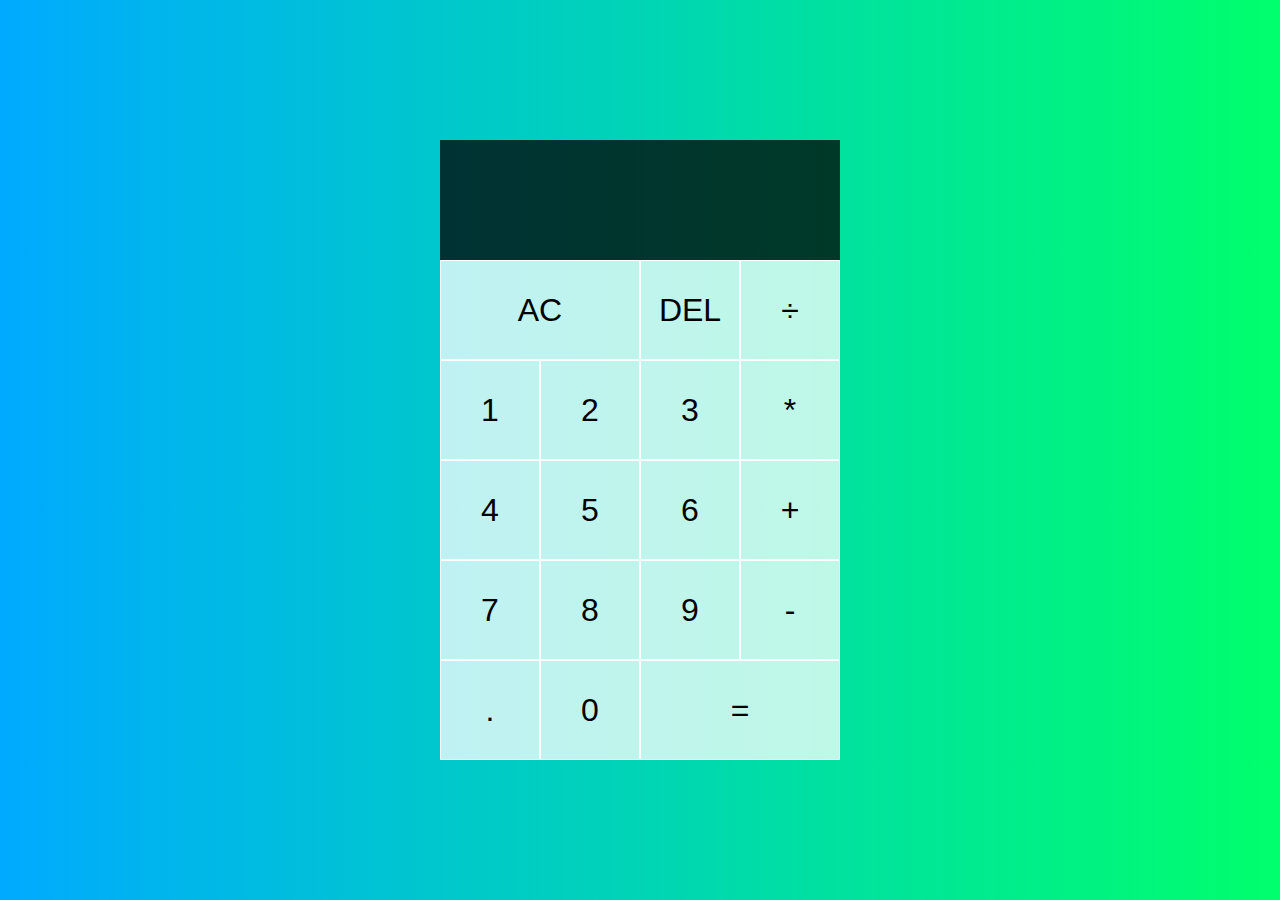
<file: Calculator/index.html>
<!DOCTYPE html>
<html lang="en">
<head>
    <meta charset="UTF-8">
    <meta name="viewport" content="width=device-width, initial-scale=1.0">
   <link rel="stylesheet" href="style.css">
    <title>Calculator</title>
</head>
<body>
    <div class="calculator-grid">
        <div class="output">
            <div data-previous-operand class="previous-operand">
                
            </div>
            <div data-current-operand class="current-operand">
                
            </div>
        </div>
        <button data-all-clear class="span-two">AC</button>
        <button data-delete>DEL</button>
        <button data-operation>÷</button>
        <button data-number>1</button>
        <button data-number>2</button>
        <button data-number>3</button>
        <button data-operation>*</button>
        <button data-number>4</button>
        <button data-number>5</button>
        <button data-number>6</button>
        <button data-operation>+</button>
        <button data-number>7</button>
        <button data-number>8</button>
        <button data-number>9</button>
        <button data-operation>-</button>
        <button data-number>.</button>
        <button data-number>0</button>
        <button data-equals class="span-two">=</button>
    </div>

<script src="script.js"></script>
</body>
</html>
</file>
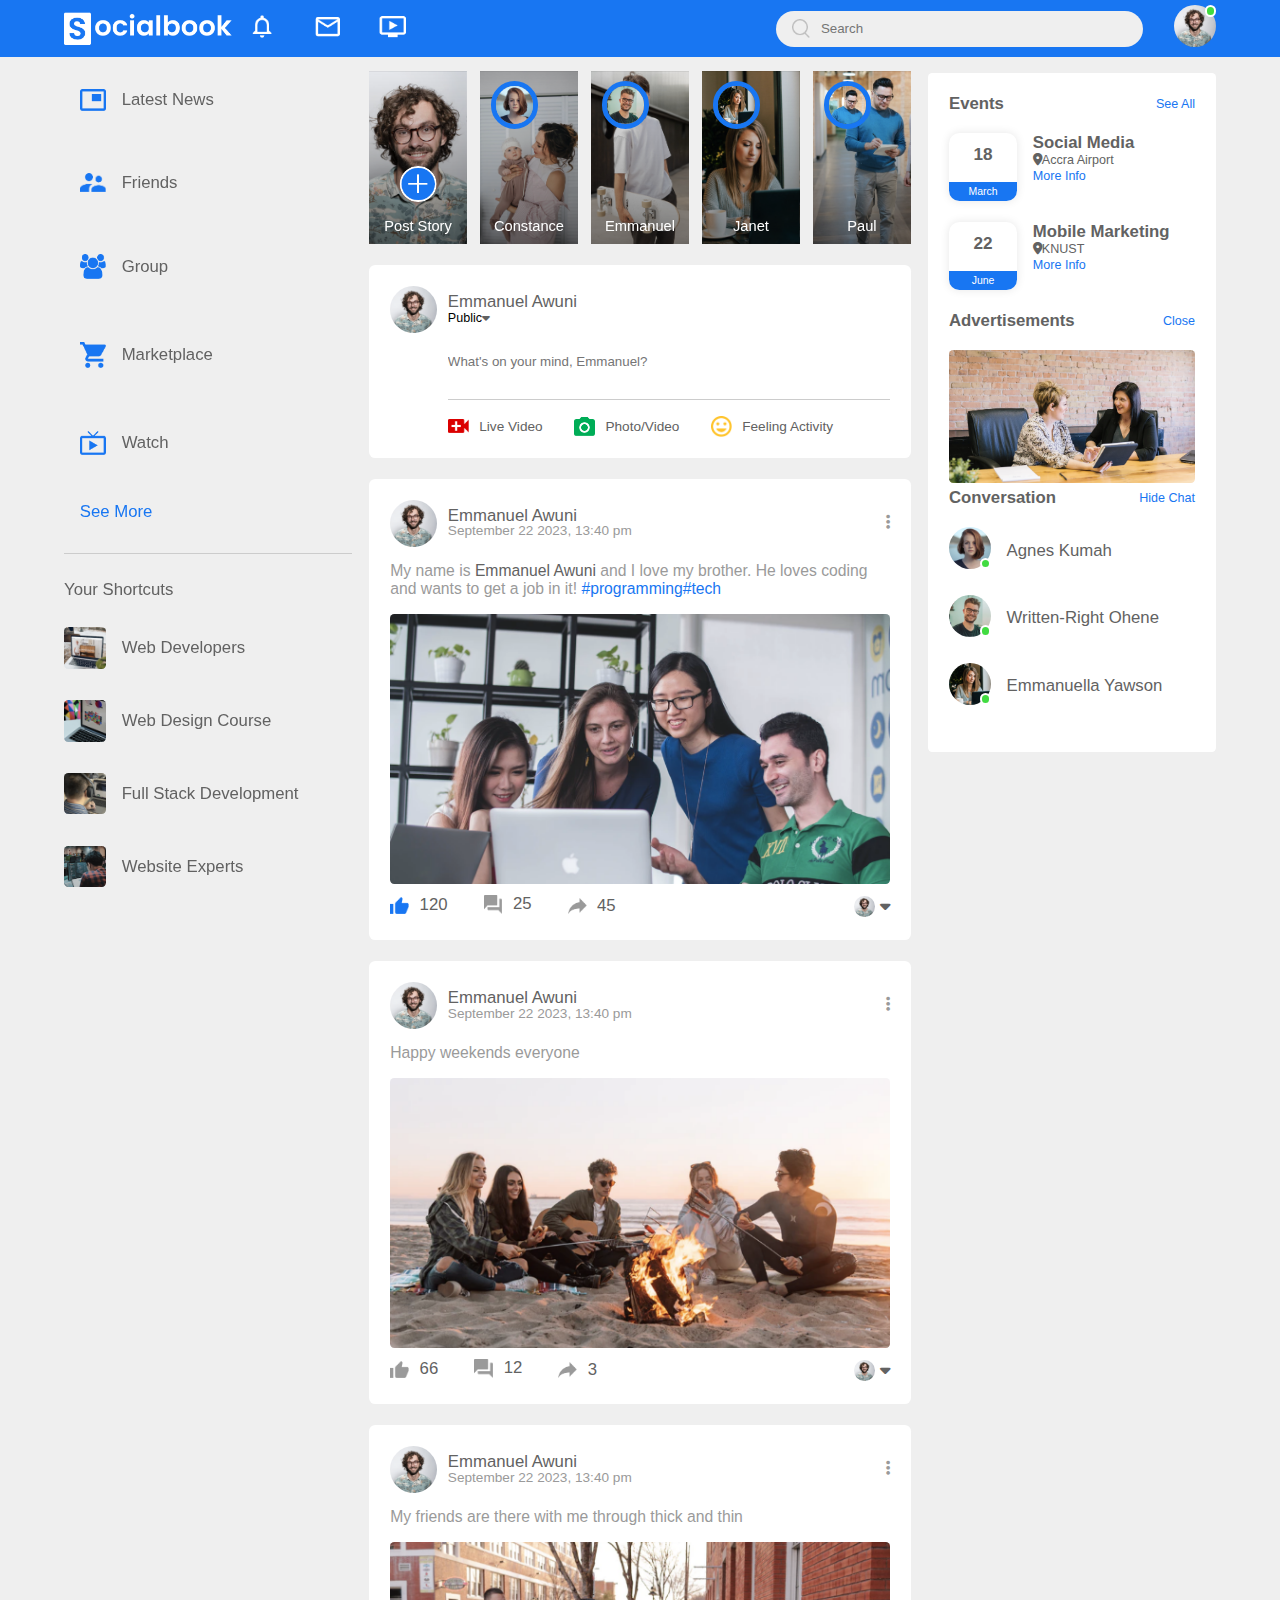
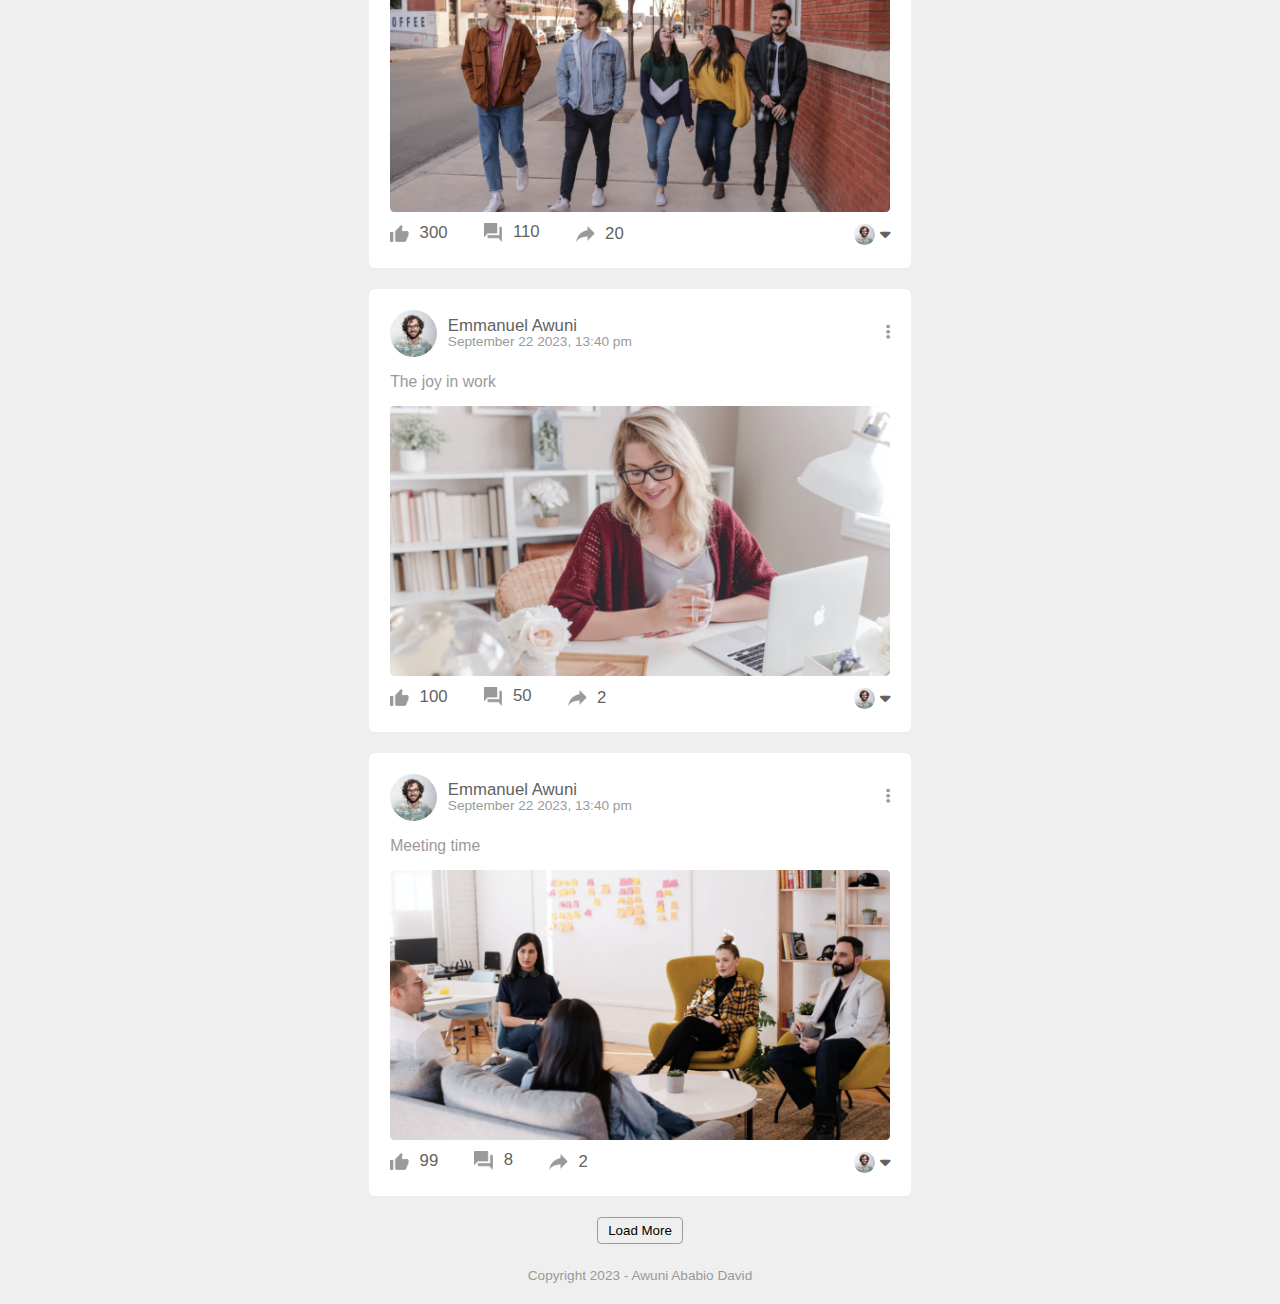
<file: Facebook_clone/index.html>
<!DOCTYPE html>
<html lang="en">
<head>
    <meta charset="UTF-8">
    <meta name="viewport" content="width=device-width, initial-scale=1.0">
    <title>Facebook Clone</title>
    <link rel="stylesheet" href="style.css">
    <link rel="stylesheet" href="https://cdnjs.cloudflare.com/ajax/libs/font-awesome/6.1.0/css/all.min.css">
</head>
<body>
    <nav>
         <div class="nav-left">
            <img src="images/logo.png" class="logo" alt="">
            <ul>
                <li>
                    <img src="images/notification.png" alt=""></li>
                    <li><img src="images/inbox.png" alt=""></li>
                   <li> <img src="images/video.png" alt=""></li>
                </li>
            </ul>
         </div>
         <div class="nav-right">
            <div class="search-box">
                <img src="images/search.png" alt="">
                <input type="text" placeholder="Search">
            </div>
            <div class="nav-user-icon online" >
                <img src="images/profile-pic.png" alt="">
            </div>
         </div>


         <div class="settings-menu">
            <div id="dark-btn">
                <span>
                </span>
            </div>
            <div class="settings-menu-inner">
                <div class="user-profile">
                    <img src="images/profile-pic.png" alt="">
                    <div>
                        <p>Emmanuel Awuni</p>
                        <a href="#">See Your Profile</a>
                    </div>
                </div>
                <hr>
                <div class="user-profile">
                    <img src="images/feedback.png" alt="">
                    <div>
                        <p>Give Feeback</p>
                        <a href="#">Help us to improve the new design</a>
                    </div>
                </div>
                <hr>

                <div class="setting-links">
                    <img src="images/setting.png" class="settings-icon">
                    <a href="#">Settings and Privacy  <img src="images/arrow.png" width="10px" alt=""></a>
                </div>
                <div class="setting-links">
                    <img src="images/help.png" class="settings-icon">
                    <a href="#">Help and Support  <img src="images/arrow.png" width="10px" alt=""></a>
                </div>
                <div class="setting-links">
                    <img src="images/display.png" class="settings-icon">
                    <a href="#">Display and Accessiblity  <img src="images/arrow.png" width="10px" alt=""></a>
                </div>
                <div class="setting-links">
                    <img src="images/logout.png" class="settings-icon">
                    <a href="#">logout <img src="images/arrow.png" width="10px" alt=""></a>
                </div>
            </div>
        
            
         </div>
    </nav>

    <div class="container">

        <div class="left-sidebar">
            <div class="important-links">
                <a href="#">
                    <img src="images/news.png" alt="">Latest News
                </a>
                <a href="#">
                    <img src="images/friends.png" alt="">Friends
                </a>
                <a href="#">
                    <img src="images/group.png" alt="">Group
                </a>
                <a href="#">
                    <img src="images/marketplace.png" alt="">Marketplace
                </a>
                <a href="#">
                    <img src="images/watch.png" alt="">Watch
                </a>
                <a href="">See More</a>
            </div>
            <div class="shortcut-links">
                <p>Your Shortcuts</p>
                <a href="#"><img src="images/shortcut-1.png" alt="">Web Developers</a>
                <a href="#"><img src="images/shortcut-2.png" alt="">Web Design Course</a>
                <a href="#"><img src="images/shortcut-3.png" alt="">Full Stack Development</a>
                <a href="#"><img src="images/shortcut-4.png" alt="">Website Experts</a>
            </div>
        </div>


        <div class="main-content">
            <div class="story-gallery">
                <div class="story story1">
                    <img src="images/upload.png" alt="">
                    <p>Post Story</p>
                </div>
                <div class="story story2">
                    <img src="images/member-1.png" alt="">
                    <p>Constance </p>
                </div>
                <div class="story story3">
                    <img src="images/member-2.png" alt="">
                    <p>Emmanuel </p>
                </div>
                <div class="story story4">
                    <img src="images/member-3.png" alt="">
                    <p>Janet </p>
                </div>
                <div class="story story5">
                    <img src="images/member-4.png" alt="">
                    <p>Paul </p>
                </div>
            </div>

            <div class="write-post-container">
                <div class="user-profile">
                    <img src="images/profile-pic.png" alt="">
                    <div>
                        <p>Emmanuel Awuni</p>
                        <small>Public<i class="fa-solid fa-caret-down" style="color:#626262;"></i> </small>
                    </div>
                </div>

                <div class="post-input-container">
                    <textarea rows="3" placeholder="What's on your mind, Emmanuel?"></textarea>
                    <div class="add-post-links">
                        <a href="#">
                            <img src="images/live-video.png" alt="">
                            Live Video
                        </a>
                        <a href="#">
                            <img src="images/photo.png" alt="">
                            Photo/Video
                        </a>
                        <a href="#">
                            <img src="images/feeling.png" alt="">
                            Feeling Activity
                        </a>
                    </div>
                </div>
            </div>

            <div class="post-container">
                <div class="post-row">
                    <div class="user-profile">
                        <img src="images/profile-pic.png" alt="">
                        <div>
                            <p>Emmanuel Awuni</p>
                            <span>September 22 2023, 13:40 pm</span>
                        </div>
                    </div>
                    <a href="#"><i class="fa-solid fa-ellipsis-v"></i> </a>
                </div>
                    
                    <p class="post-text">My name is <span>Emmanuel Awuni</span> and I love my brother. He loves coding and wants to get a job in it! <a href="#">#programming</a><a href="#">#tech</a></p>
                <img src="images/feed-image-1.png"  class="post-img">
                <div class="post-row">
                    <div class="activity-icons">
                        <div>
                            <img src="images/like-blue.png" alt="">
                            120
                        </div>
                        <div>
                            <img src="images/comments.png" alt="">
                            25
                        </div>
                        <div>
                            <img src="images/share.png" alt="">
                            45
                        </div>
                    </div>
                    <div class="post-profile-icon">
                        <img src="images/profile-pic.png" alt=""><i class="fa-solid fa-caret-down" style="color:#626262;"></i> 
                    </div>
                </div>
            </div>



            <div class="post-container">
                <div class="post-row">
                    <div class="user-profile">
                        <img src="images/profile-pic.png" alt="">
                        <div>
                            <p>Emmanuel Awuni</p>
                            <span>September 22 2023, 13:40 pm</span>
                        </div>
                    </div>
                    <a href="#"><i class="fa-solid fa-ellipsis-v"></i> </a>
                </div>
                    <p class="post-text">Happy weekends everyone</p>
                <img src="images/feed-image-2.png"  class="post-img">
                <div class="post-row">
                    <div class="activity-icons">
                        <div>
                            <img src="images/like.png" alt="">
                            66
                        </div>
                        <div>
                            <img src="images/comments.png" alt="">
                            12
                        </div>
                        <div>
                            <img src="images/share.png" alt="">
                            3
                        </div>
                    </div>
                    <div class="post-profile-icon">
                        <img src="images/profile-pic.png" alt=""><i class="fa-solid fa-caret-down" style="color:#626262;"></i> 
                    </div>
                </div>
            </div>



            <div class="post-container">
                <div class="post-row">
                    <div class="user-profile">
                        <img src="images/profile-pic.png" alt="">
                        <div>
                            <p>Emmanuel Awuni</p>
                            <span>September 22 2023, 13:40 pm</span>
                        </div>
                    </div>
                    <a href="#"><i class="fa-solid fa-ellipsis-v"></i> </a>
                </div>
                    <p class="post-text">My friends are there with me through thick and thin</p>
                <img src="images/feed-image-3.png"  class="post-img">
                <div class="post-row">
                    <div class="activity-icons">
                        <div>
                            <img src="images/like.png" alt="">
                            300
                        </div>
                        <div>
                            <img src="images/comments.png" alt="">
                            110
                        </div>
                        <div>
                            <img src="images/share.png" alt="">
                            20
                        </div>
                    </div>
                    <div class="post-profile-icon">
                        <img src="images/profile-pic.png" alt=""><i class="fa-solid fa-caret-down" style="color:#626262;"></i> 
                    </div>
                </div>
            </div>



            <div class="post-container">
                <div class="post-row">
                    <div class="user-profile">
                        <img src="images/profile-pic.png" alt="">
                        <div>
                            <p>Emmanuel Awuni</p>
                            <span>September 22 2023, 13:40 pm</span>
                        </div>
                    </div>
                    <a href="#"><i class="fa-solid fa-ellipsis-v"></i> </a>
                </div>
                    <p class="post-text">The joy in work</p>
                <img src="images/feed-image-4.png"  class="post-img">
                <div class="post-row">
                    <div class="activity-icons">
                        <div>
                            <img src="images/like.png" alt="">
                            100
                        </div>
                        <div>
                            <img src="images/comments.png" alt="">
                            50
                        </div>
                        <div>
                            <img src="images/share.png" alt="">
                            2
                        </div>
                    </div>
                    <div class="post-profile-icon">
                        <img src="images/profile-pic.png" alt=""><i class="fa-solid fa-caret-down" style="color:#626262;"></i> 
                    </div>
                </div>
            </div>



            <div class="post-container">
                <div class="post-row">
                    <div class="user-profile">
                        <img src="images/profile-pic.png" alt="">
                        <div>
                            <p>Emmanuel Awuni</p>
                            <span>September 22 2023, 13:40 pm</span>
                        </div>
                    </div>
                    <a href="#"><i class="fa-solid fa-ellipsis-v"></i> </a>
                </div>
                    <p class="post-text">Meeting time</p>
                <img src="images/feed-image-5.png"  class="post-img">
                <div class="post-row">
                    <div class="activity-icons">
                        <div>
                            <img src="images/like.png" alt="">
                            99
                        </div>
                        <div>
                            <img src="images/comments.png" alt="">
                            8
                        </div>
                        <div>
                            <img src="images/share.png" alt="">
                            2
                        </div>
                    </div>
                    <div class="post-profile-icon">
                        <img src="images/profile-pic.png" alt=""><i class="fa-solid fa-caret-down" style="color:#626262;"></i> 
                    </div>
                </div>
            </div>
            <button type="button" class="load-more-button">Load More</button>
        </div>





        <div class="right-sidebar">
            <div class="sidebar-title">
                <h4>Events</h4>
                <a href="#">See All</a>
            </div>

            <div class="event">
                <div class="left-event">
                    <h3>18</h3>
                    <span>March</span>
                </div>
                <div class="right-event">
                    <h4>Social Media</h4>
                    <p><i class="fa-solid fa-location-dot"></i>Accra Airport</p>
                    <a href="#">More Info</a>
                </div>
            </div>
            <div class="event">
                <div class="left-event">
                    <h3>22</h3>
                    <span>June</span>
                </div>
                <div class="right-event">
                    <h4>Mobile Marketing</h4>
                    <p><i class="fa-solid fa-location-dot"></i>KNUST</p>
                    <a href="#">More Info</a>
                </div>
            </div>

            <div class="sidebar-title">
                <h4>Advertisements</h4>
                <a href="#">Close</a>
            </div>
            <img src="images/advertisement.png" class="sidebar-ads">
            <div class="sidebar-title">
                <h4>Conversation</h4>
                <a href="#">Hide Chat</a>
            </div>
            <div class="online-list">
                <div class="online">
                    <img src="images/member-1.png" alt="">
                </div>
                <p>Agnes Kumah</p>
            </div>
            <div class="online-list">
                <div class="online">
                    <img src="images/member-2.png" alt="">
                </div>
                <p>Written-Right Ohene</p>
            </div>
            <div class="online-list">
                <div class="online">
                    <img src="images/member-3.png" alt="">
                </div>
                <p>Emmanuella Yawson</p>
            </div>
        </div>
            
    </div>

    <div class="footer">
        <p>Copyright 2023 - Awuni Ababio David</p>
    </div>

    <script src="script.js"></script>
</body>
</html>
</file>
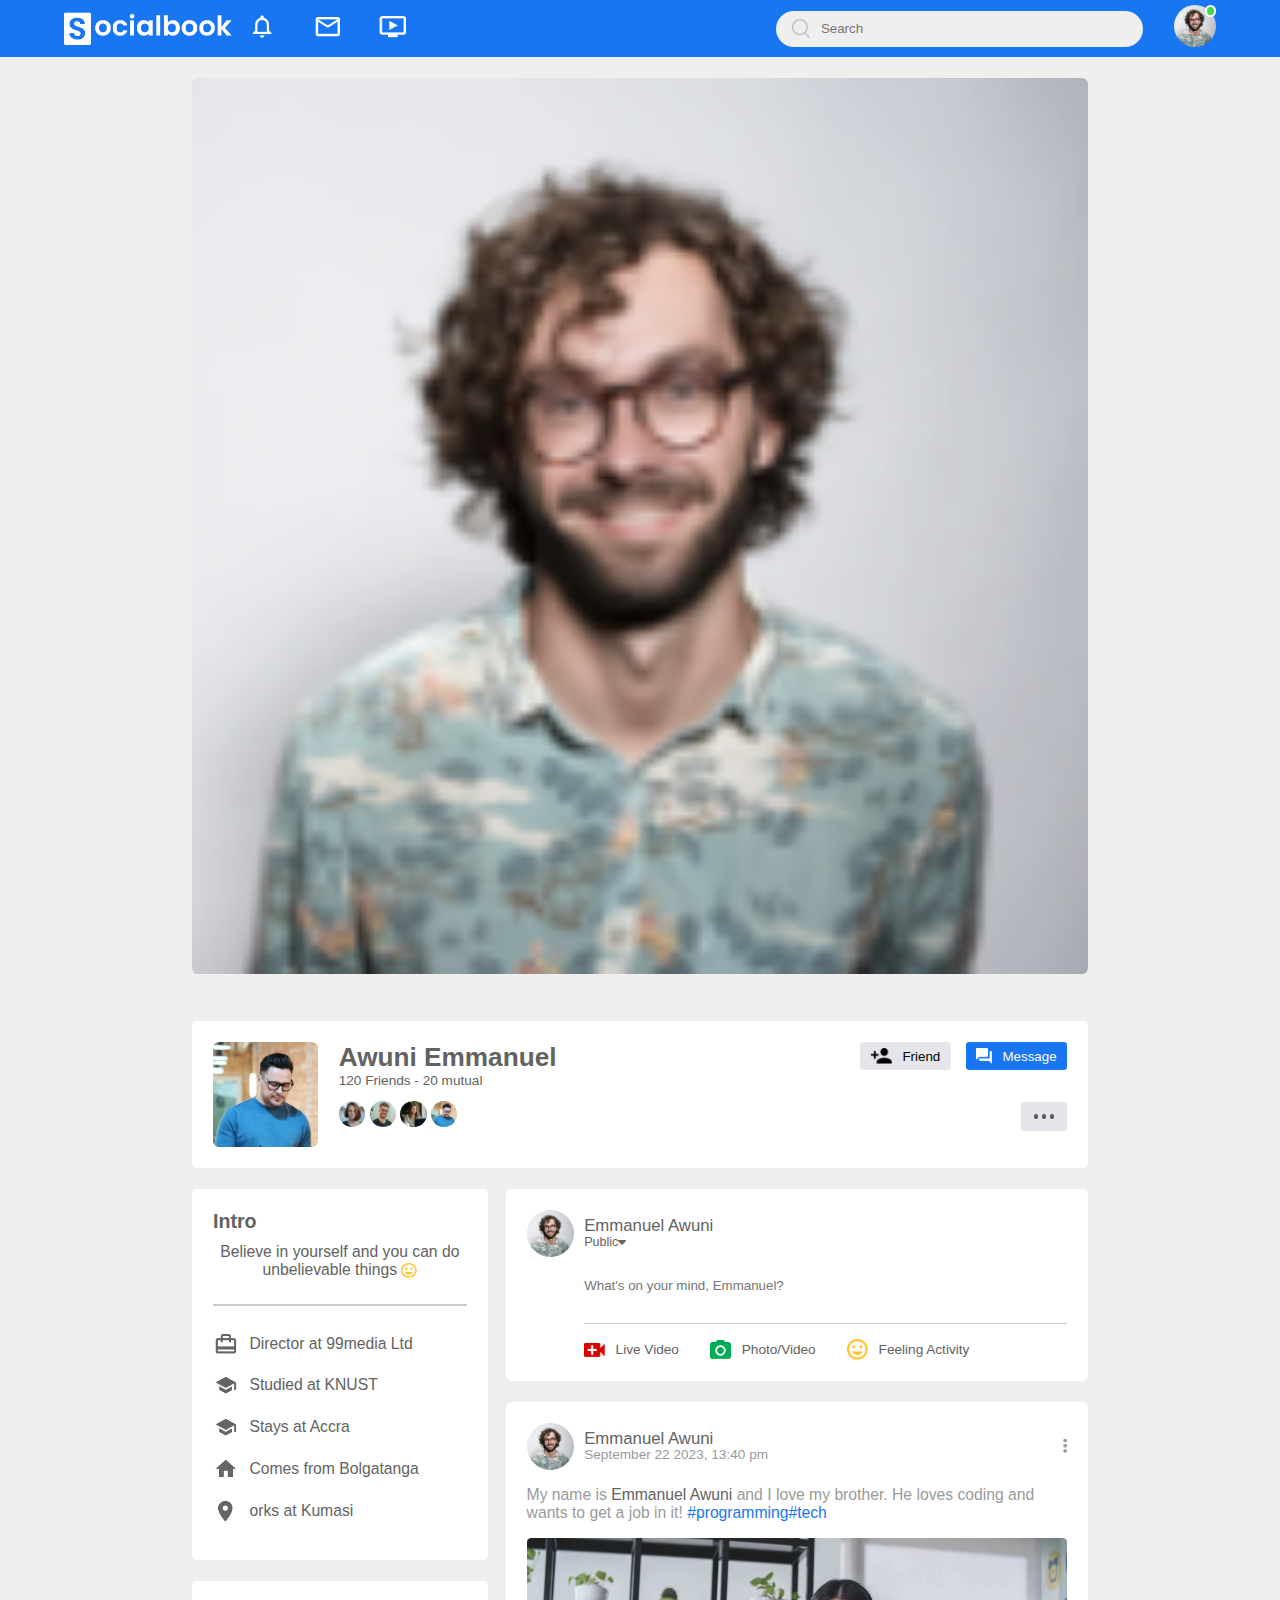
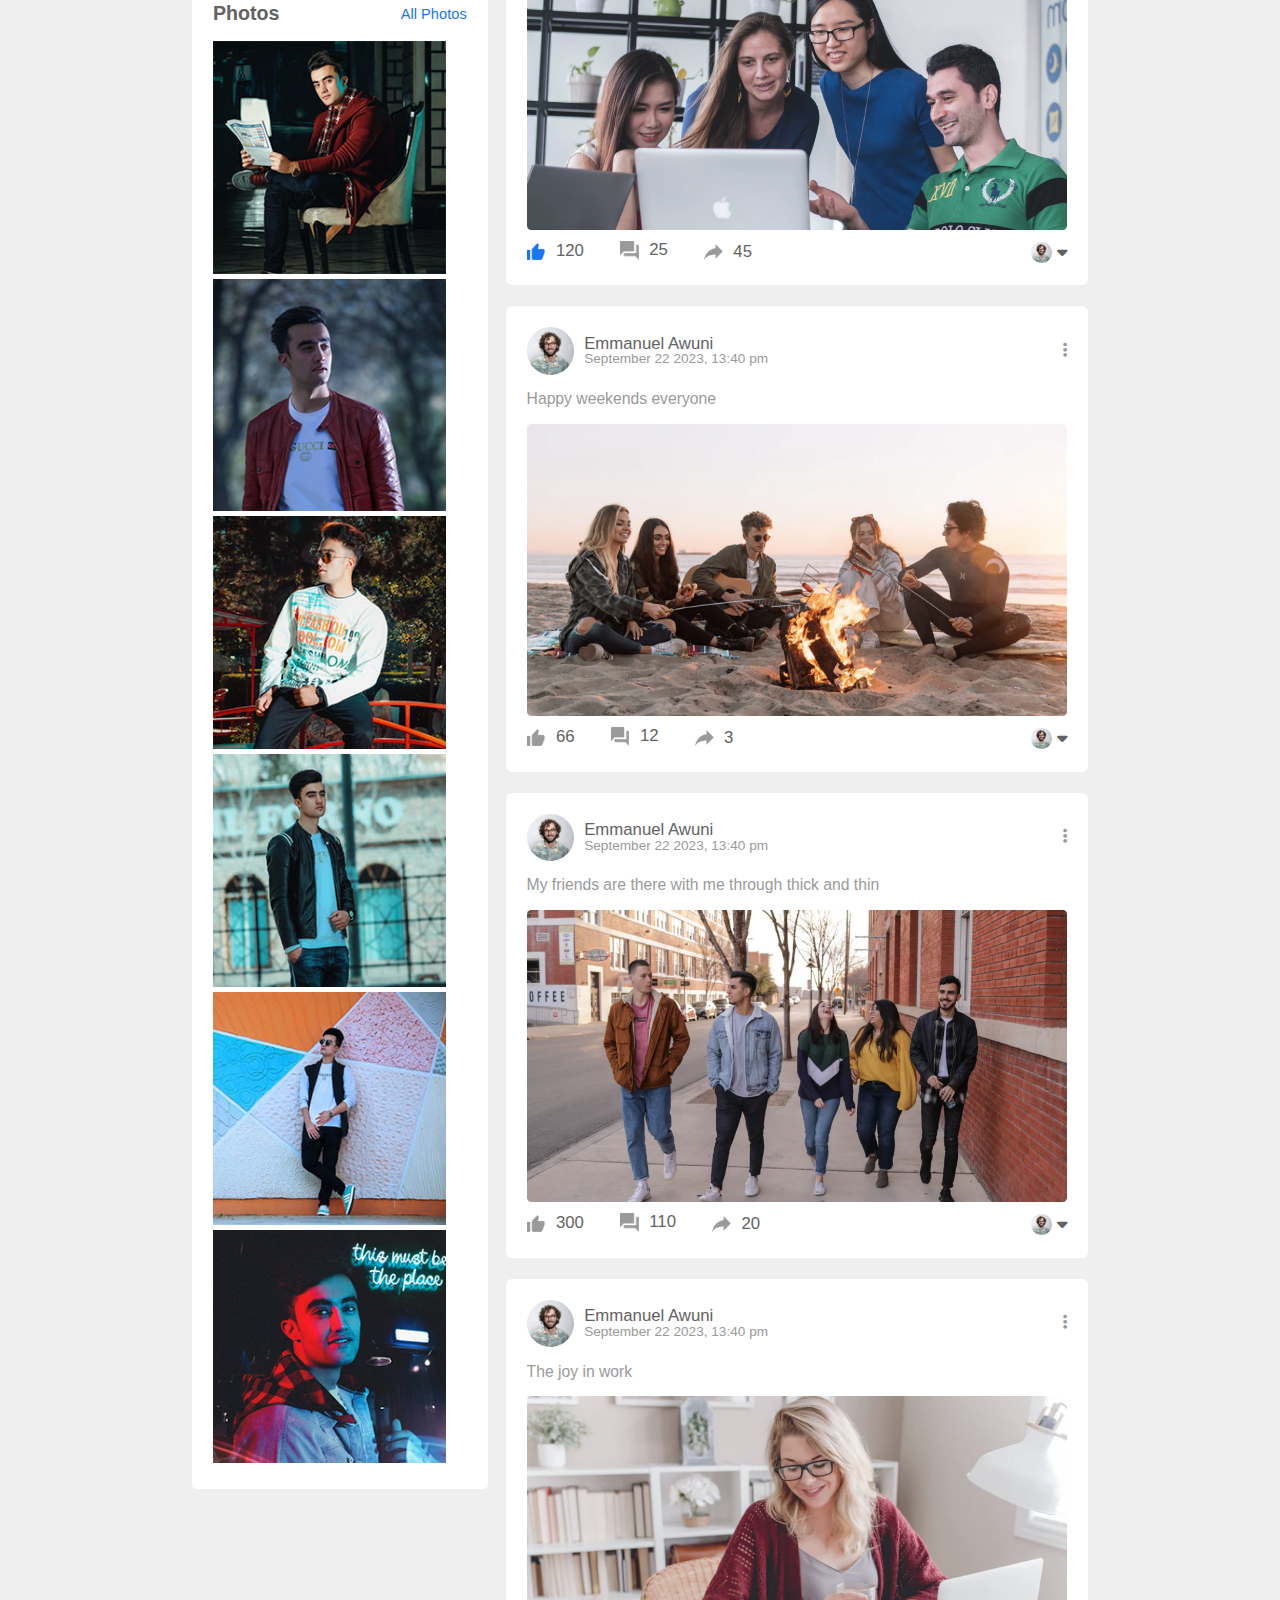
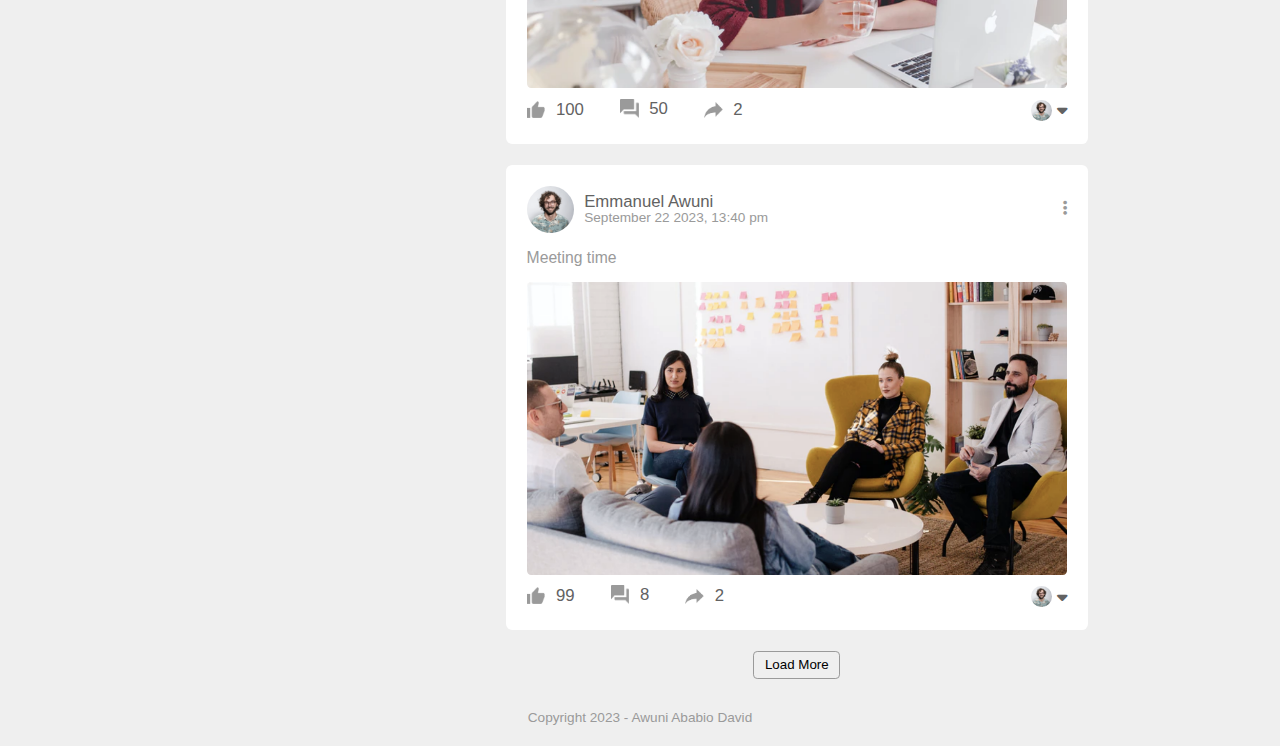
<file: Facebook_clone/profile.html>
<!DOCTYPE html>
<html lang="en">
<head>
    <meta charset="UTF-8">
    <meta name="viewport" content="width=device-width, initial-scale=1.0">
    <title>Profile page</title>
    <link rel="stylesheet" href="style.css">
    <link rel="stylesheet" href="https://cdnjs.cloudflare.com/ajax/libs/font-awesome/6.1.0/css/all.min.css">
</head>
<body>
    <nav>
         <div class="nav-left">
            <img src="images/logo.png" class="logo" alt="">
            <ul>
                <li>
                    <img src="images/notification.png" alt=""></li>
                    <li><img src="images/inbox.png" alt=""></li>
                   <li> <img src="images/video.png" alt=""></li>
                </li>
            </ul>
         </div>
         <div class="nav-right">
            <div class="search-box">
                <img src="images/search.png" alt="">
                <input type="text" placeholder="Search">
            </div>
            <div class="nav-user-icon online" >
                <img src="images/profile-pic.png" alt="">
            </div>
         </div>


         <div class="settings-menu">
            <div id="dark-btn">
                <span>
                </span>
            </div>
            <div class="settings-menu-inner">
                <div class="user-profile">
                    <img src="images/profile-pic.png" alt="">
                    <div>
                        <p>Emmanuel Awuni</p>
                        <a href="#">See Your Profile</a>
                    </div>
                </div>
                <hr>
                <div class="user-profile">
                    <img src="images/feedback.png" alt="">
                    <div>
                        <p>Give Feeback</p>
                        <a href="#">Help us to improve the new design</a>
                    </div>
                </div>
                <hr>

                <div class="setting-links">
                    <img src="images/setting.png" class="settings-icon">
                    <a href="#">Settings and Privacy  <img src="images/arrow.png" width="10px" alt=""></a>
                </div>
                <div class="setting-links">
                    <img src="images/help.png" class="settings-icon">
                    <a href="#">Help and Support  <img src="images/arrow.png" width="10px" alt=""></a>
                </div>
                <div class="setting-links">
                    <img src="images/display.png" class="settings-icon">
                    <a href="#">Display and Accessiblity  <img src="images/arrow.png" width="10px" alt=""></a>
                </div>
                <div class="setting-links">
                    <img src="images/logout.png" class="settings-icon">
                    <a href="#">logout <img src="images/arrow.png" width="10px" alt=""></a>
                </div>
            </div>
        
            
         </div>
    </nav>

    <div class="profile-container">
        <img src="images/profile-pic.png" alt="" class="cover-img">
        <div class="profile-details">
            <div class="pd-left">
                <div class="pd-row">
                    <img src="images/profile.png" alt="" class="pd-image">
                    <div>
                        <h3>Awuni Emmanuel</h3>
                        <p>120 Friends - 20 mutual</p>
                        <img src="images/member-1.png" alt="">
                        <img src="images/member-2.png" alt="">
                        <img src="images/member-3.png" alt="">
                        <img src="images/member-4.png" alt="">
                    </div>
                </div>
            </div>
            <div class="pd-right">
                    <button type="button"><img src="images/add-friends.png" alt="">Friend</button>
                    <button type="button"><img src="images/message.png" alt="">Message</button>
                    <br>
                    <a href="#"><img src="images/more.png" alt=""></a>
            </div>
        </div>

        <div class="profile-info">
            <div class="info-col">
                <div class="profile-intro">
                    <h3>Intro</h3>
                    <p class="intro-text">Believe in yourself and you can do unbelievable things <img src="images/feeling.png" alt=""></p>
                    <hr>
                    <ul>
                        <li><img src="images/profile-job.png" alt="">Director at 99media Ltd</li>
                        <li><img src="images/profile-study.png" alt="">Studied at KNUST</li>
                        <li ><img src="images/profile-study.png" alt="">Stays at Accra</li>
                        <li> <img src="images/profile-home.png" alt="">Comes from Bolgatanga</li>
                        <li><img src="images/profile-location.png" alt="">orks at Kumasi</li>
                    </ul>
                </div>

                <div class="profile-intro">
                    <div class="title-box">
                        <h3>Photos</h3>
                        <a href="#">All Photos</a>
                    </div>
                    
                    <div class="photo-box">
                        <div>
                            <img src="images/photo1.png" alt="">
                            <img src="images/photo2.png" alt="">
                            <img src="images/photo3.png" alt="">
                            <img src="images/photo4.png" alt="">
                            <img src="images/photo5.png" alt="">
                            <img src="images/photo6.png" alt="">
                        </div>
                    </div>
                </div>
        

            </div>
            <div class="post-col">

            <div class="write-post-container">
                <div class="user-profile">
                    <img src="images/profile-pic.png" alt="">
                    <div>
                        <p>Emmanuel Awuni</p>
                        <small>Public<i class="fa-solid fa-caret-down" style="color:#626262;"></i> </small>
                    </div>
                </div>

                <div class="post-input-container">
                    <textarea rows="3" placeholder="What's on your mind, Emmanuel?"></textarea>
                    <div class="add-post-links">
                        <a href="#">
                            <img src="images/live-video.png" alt="">
                            Live Video
                        </a>
                        <a href="#">
                            <img src="images/photo.png" alt="">
                            Photo/Video
                        </a>
                        <a href="#">
                            <img src="images/feeling.png" alt="">
                            Feeling Activity
                        </a>
                    </div>
                </div>
            </div>


            <div class="post-container">
                <div class="post-row">
                    <div class="user-profile">
                        <img src="images/profile-pic.png" alt="">
                        <div>
                            <p>Emmanuel Awuni</p>
                            <span>September 22 2023, 13:40 pm</span>
                        </div>
                    </div>
                    <a href="#"><i class="fa-solid fa-ellipsis-v"></i> </a>
                </div>
                    
                    <p class="post-text">My name is <span>Emmanuel Awuni</span> and I love my brother. He loves coding and wants to get a job in it! <a href="#">#programming</a><a href="#">#tech</a></p>
                <img src="images/feed-image-1.png"  class="post-img">
                <div class="post-row">
                    <div class="activity-icons">
                        <div>
                            <img src="images/like-blue.png" alt="">
                            120
                        </div>
                        <div>
                            <img src="images/comments.png" alt="">
                            25
                        </div>
                        <div>
                            <img src="images/share.png" alt="">
                            45
                        </div>
                    </div>
                    <div class="post-profile-icon">
                        <img src="images/profile-pic.png" alt=""><i class="fa-solid fa-caret-down" style="color:#626262;"></i> 
                    </div>
                </div>
            </div>


            <div class="post-container">
                <div class="post-row">
                    <div class="user-profile">
                        <img src="images/profile-pic.png" alt="">
                        <div>
                            <p>Emmanuel Awuni</p>
                            <span>September 22 2023, 13:40 pm</span>
                        </div>
                    </div>
                    <a href="#"><i class="fa-solid fa-ellipsis-v"></i> </a>
                </div>
                    <p class="post-text">Happy weekends everyone</p>
                <img src="images/feed-image-2.png"  class="post-img">
                <div class="post-row">
                    <div class="activity-icons">
                        <div>
                            <img src="images/like.png" alt="">
                            66
                        </div>
                        <div>
                            <img src="images/comments.png" alt="">
                            12
                        </div>
                        <div>
                            <img src="images/share.png" alt="">
                            3
                        </div>
                    </div>
                    <div class="post-profile-icon">
                        <img src="images/profile-pic.png" alt=""><i class="fa-solid fa-caret-down" style="color:#626262;"></i> 
                    </div>
                </div>
            </div>


            <div class="post-container">
                <div class="post-row">
                    <div class="user-profile">
                        <img src="images/profile-pic.png" alt="">
                        <div>
                            <p>Emmanuel Awuni</p>
                            <span>September 22 2023, 13:40 pm</span>
                        </div>
                    </div>
                    <a href="#"><i class="fa-solid fa-ellipsis-v"></i> </a>
                </div>
                    <p class="post-text">My friends are there with me through thick and thin</p>
                <img src="images/feed-image-3.png"  class="post-img">
                <div class="post-row">
                    <div class="activity-icons">
                        <div>
                            <img src="images/like.png" alt="">
                            300
                        </div>
                        <div>
                            <img src="images/comments.png" alt="">
                            110
                        </div>
                        <div>
                            <img src="images/share.png" alt="">
                            20
                        </div>
                    </div>
                    <div class="post-profile-icon">
                        <img src="images/profile-pic.png" alt=""><i class="fa-solid fa-caret-down" style="color:#626262;"></i> 
                    </div>
                </div>
            </div>


            <div class="post-container">
                <div class="post-row">
                    <div class="user-profile">
                        <img src="images/profile-pic.png" alt="">
                        <div>
                            <p>Emmanuel Awuni</p>
                            <span>September 22 2023, 13:40 pm</span>
                        </div>
                    </div>
                    <a href="#"><i class="fa-solid fa-ellipsis-v"></i> </a>
                </div>
                    <p class="post-text">The joy in work</p>
                <img src="images/feed-image-4.png"  class="post-img">
                <div class="post-row">
                    <div class="activity-icons">
                        <div>
                            <img src="images/like.png" alt="">
                            100
                        </div>
                        <div>
                            <img src="images/comments.png" alt="">
                            50
                        </div>
                        <div>
                            <img src="images/share.png" alt="">
                            2
                        </div>
                    </div>
                    <div class="post-profile-icon">
                        <img src="images/profile-pic.png" alt=""><i class="fa-solid fa-caret-down" style="color:#626262;"></i> 
                    </div>
                </div>
            </div>


            <div class="post-container">
                <div class="post-row">
                    <div class="user-profile">
                        <img src="images/profile-pic.png" alt="">
                        <div>
                            <p>Emmanuel Awuni</p>
                            <span>September 22 2023, 13:40 pm</span>
                        </div>
                    </div>
                    <a href="#"><i class="fa-solid fa-ellipsis-v"></i> </a>
                </div>
                    <p class="post-text">Meeting time</p>
                <img src="images/feed-image-5.png"  class="post-img">
                <div class="post-row">
                    <div class="activity-icons">
                        <div>
                            <img src="images/like.png" alt="">
                            99
                        </div>
                        <div>
                            <img src="images/comments.png" alt="">
                            8
                        </div>
                        <div>
                            <img src="images/share.png" alt="">
                            2
                        </div>
                    </div>
                    <div class="post-profile-icon">
                        <img src="images/profile-pic.png" alt=""><i class="fa-solid fa-caret-down" style="color:#626262;"></i> 
                    </div>
                </div>
            </div>

            <button type="button" class="load-more-button">Load More</button>
        </div>
        </div>
        </div>
    </div>


   

    <div class="footer">
        <p>Copyright 2023 - Awuni Ababio David</p>
    </div>

    <script src="script.js"></script>
</body>
</html>
</file>
<file: Calculator/style.css>
*, *::before, *::after {
     box-sizing: border-box;
     font-family: Arial, Helvetica, sans-serif;
     font-weight: normal;
}

body{
    padding: 0;
    margin: 0;
    background: linear-gradient(to right, #00AAFF, #00FF6C);
}

.calculator-grid{
    display: grid;
    align-content: center;
    justify-content: center;
    min-height: 100vh;
    grid-template-columns: repeat(4, 100px);
    grid-template-rows:minmax(120px, auto) repeat(5, 100px);
}

.calculator-grid > button{
    cursor: pointer;
    font-size: 2rem;
    border: 1px solid white;
    outline: none;
    background-color: rgba(255, 255, 255, .75);
}

.calculator-grid > button:hover{
    background-color: rgba(255, 255, 255, .9);
}

.span-two{
    grid-column: span 2;
}

.output{
    grid-column: 1/-1;
    background-color: rgba(0, 0, 0, .75);
    display: flex;
    align-items: flex-end;
    justify-content: space-around;
    flex-direction: column ;
    padding: 10px;
    word-wrap: break-word;
    word-break: break-all;
}

.output .previous-operand{
    color: rgba(255, 255, 255, .75);
    font-size: 1.5rem;
}
.output .current-operand{
    color: rgba(255, 255, 255, 1);
    font-size: 2.5rem;
}
</file>
<file: Facebook_clone/style.css>
*{
    margin: 0;
    padding: 0;
    font-family: 'poppins', sans-serif;
    box-sizing: border-box;
}
:root{
    font-size: 65.5%;

    --body-color: #efefef;
    --nav-color:#1876f2;
    --bg-color:#fff;
}

.dark-theme{
    --body-color:#0a0a0a;
    --nav-color:#000;
    --bg-color:#000;
}

body{
    background: var(--body-color);
    transition: background 0.3s;
    font-size: 1.6rem;
}


nav{
    position: sticky;
    top: 0;
    z-index: 100;
    display: flex;
    align-items: center;
    justify-content: space-between;
    background:var(--nav-color);
    padding: 0.5rem 5%;
}

.logo{
    width: 16rem;
}

.nav-left{
    display: flex;
    align-items: center;
    
}

.nav-left ul li{
    list-style: none;
    display: inline-block;
}

.nav-left ul li img{
    width: 2.8rem;
    margin: 0 1.5rem;
}

.nav-right{
    display: flex;
    align-items: center;
}

.nav-user-icon img{
    width: 4rem;
    border-radius: 50%;
    cursor: pointer;
}

.nav-user-icon{
    margin-left: 3rem;
}

.search-box{
    background: var(--body-color);
    width: 35rem;
    border-radius: 2rem;
    display: flex;
    align-items: center;
    padding: 0 1.5rem;
}

.search-box img{
    width: 1.8rem;
}

.search-box input{
    width: 100%;
    background: transparent;
    padding: 1rem;
    outline: none;
    border: 0;
}


.online{
    position: relative;
}

.online::after{
    content: '';
    width: 0.7rem;
    height: 0.7rem;
    border: 0.2rem solid #fff;
    border-radius: 50%;
    background: #41db41;
    position: absolute;
    top: 0;
    right: 0;
}

.container{
    display: flex;
    justify-content: space-between;
    padding: 1.3rem 5%;
}

.left-sidebar{
   
    flex-basis: 25%;
    position: sticky;
    top: 7rem;
    align-self: flex-start;
}

.right-sidebar{
   
    flex-basis: 25%;
    position: sticky;
    top: 7rem;
    align-self: flex-start;
    background: var(--bg-color);
    padding: 2rem;
    border-radius: 0.4rem;
    color: #626262;
}

.main-content
{
    flex-basis: 47%;
}

.important-links a, .shortcut-links a{
    text-decoration: none;
    display: flex;
    align-items: center;
    margin-bottom: 3rem;
    color: #626262;
    width: fit-content;
}

.important-links a img{
    width: 2.5rem;
    margin: 1.5rem;

}

.important-links a:last-child{
    color: #1876f2;
    margin-left: 1.5rem;
}

.important-links{
    border-bottom: 1px solid #ccc;
}

.shortcut-links a img{
    width: 4rem;
    border-radius: 0.4rem;
    margin-right: 1.5rem;
}

.shortcut-links p{
    margin: 2.5rem 0;
    color: #626262;
    font-weight: 500;
}



.sidebar-title{
    display: flex;
    align-items: center;
    justify-content: space-between;
    margin-bottom: 1.8rem;
}

.right-sidebar h4{
    font-weight: 600;
    font-size: 1.6rem;
}

.sidebar-title a{
    text-decoration: none;
    color: #1876f2;
    font-size: 1.2rem;
}

.event{
    display: flex;
    font-size: 1.4rem;
    margin-bottom: 2rem;

}

.left-event{
    border-radius: 1rem;
    height: 6.5rem;
    width: 6.5rem;
    margin-right: 1.5rem;
    padding-top: 1rem;
    text-align: center;
    position: relative;
    overflow: hidden;
    box-shadow: 0 0 10px rgba(0, 0, 0, 0.1);
}

.event p{
    font-size: 1.2rem;
}

.event a{
    font-size: 1.2rem;
    text-decoration: none;
    color: #1876f2;
}

.left-event span{
    position: absolute;
    bottom: 0;
    left: 0;
    width: 100%;
    background: #1876f2;
    color: #fff;
    font-size: 1rem;
    padding: 0.4rem 0;
}

.sidebar-ads{
    width: 100%;
    border-radius: 0.4rem;
}

.online-list{
    display: flex;
    align-items: center;
    margin-bottom: 2rem;
}

.online-list .online img{
    width: 4rem;
    border-radius: 50%;
}

.online-list .online{
    width: 4rem;
    border-radius: 50%;
    margin-right: 1.5rem;
}

.online-list .online::after{
    top: unset;
    bottom: 0.5rem;
}

.story-gallery{
    display: flex;
    justify-content: space-between;
    margin-bottom: 2rem;
}

.story{
    flex-basis: 18%;
    padding-top: 32%;
    position: relative;
    background-position: center;
    background-size: cover;
}

.story img{
    position: absolute;
    width: 4.5rem;
    border-radius: 50%;
    top: 1rem;
    left: 1rem;
    border: 0.5rem solid #1876f2;
}

.story p{
    position: absolute;
    bottom: 1rem;
    width: 100%;
    text-align: center;
    color: #fff;
    font-size: 1.4rem;
}

.story1{
    background-image:linear-gradient(transparent, rgba(0,0,0,0.5)), url(images/status-1.png);
}
.story2{
    background-image:linear-gradient(transparent, rgba(0,0,0,0.5)), url(images/status-2.png);
}
.story3{
    background-image:linear-gradient(transparent, rgba(0,0,0,0.5)), url(images/status-3.png);
}
.story4{
    background-image:linear-gradient(transparent, rgba(0,0,0,0.5)), url(images/status-4.png);
}
.story5{
    background-image:linear-gradient(transparent, rgba(0,0,0,0.5)), url(images/status-5.png);
}

.story.story1 img{
    top: unset;
    left: 50%;
    bottom: 4rem;
    transform: translateX(-50%);
    border: 0;
    width: 3.5rem;
}

.write-post-container{
    width: 100%;
    background: var(--bg-color);
    border-radius: 0.6rem;
    padding: 2rem;
    columns: #626262;
}

.user-profile{
    display: flex;
    align-items: center;

}

.user-profile img{
    width: 4.5rem;
    border-radius: 50%;
    margin-right: 1rem;
}

.user-profile p{
    margin-bottom: -0.5rem;
    font-weight: 500;
    color: #626262;
}

.user-profile small{
    font-size: 1.2rem;
}


.post-input-container{
    padding-left: 5.5rem;
    padding-top: 2rem;
}

.post-input-container textarea{
    width: 100%;
    border: 0;
    outline: 0;
    border-bottom: 0.1rem solid #ccc;
    resize: none;
    background:var(--bg-color);
}

.add-post-links{
    display: flex;
    margin-top: 1rem;
}

.add-post-links a{
    text-decoration: none;
    display: flex;
    align-items: center;
    color: #626262;
    margin-right: 3rem;
    font-size: 1.3rem;
}

.add-post-links a img{
    width: 2rem;
    margin-right: 1rem;
}

.post-container{
    width: 100%;
    background: var(--bg-color);
    border-radius: 0.6rem;
    padding: 2rem;
    color: #626262;
    margin: 2rem 0;
}

.user-profile span{
    font-size: 1.3rem;
    color: #9a9a9a;
}

.post-text{
    color: #9a9a9a;
    margin: 1.5rem 0;
    font-size: 1.5rem;
}

.post-text span{
    color: #626262;
    font-weight: 500;
}

.post-text a{
    color: #1876f2;
    text-decoration: none;
}

.post-img{
    width: 100%;
    border-radius: 0.4rem;
    margin-bottom: 0.5rem;
}

.post-row{
    display: flex;
    align-items: center;
    justify-content: space-between;
} 

.activity-icons div img{
    width: 1.8rem;
    margin-right: 1rem;
}

.activity-icons div{
    display: inline-flex;
    align-items: center;
    margin-right: 3rem;
}

.post-profile-icon{
    display: flex;
    align-items: center;
}

.post-profile-icon img{
    width: 2rem;
    border-radius: 50%;
    margin-right: 0.5rem;
}

.post-row a{
    color: #9a9a9a;
}

.load-more-button{
    display: block;
    margin: auto;
    cursor: pointer;
    padding: 0.5rem 1rem;
    border: 0.1rem solid #9a9a9a;
    background-color: transparent;
    border-radius: 0.4rem;
}

.footer{
    text-align: center;
    color: #9a9a9a;
    padding: 1rem 0 2rem;
    font-size: 1.3rem;
}

.settings-menu{
    max-height: 0rem;
    position: absolute;
    width: 90%;
    max-width: 35rem;
    background-color: var(--bg-color);
    border-radius: 0.4rem;
    box-shadow: 0 0 1rem rgba(0, 0, 0, 0.4);
    overflow: hidden;
    top: 100%;
    right: 2%;
    transition: max-height 0.3s;
}

.settings-menu-appear{
    max-height: 45rem;
}

.user-profile a{
    font-size: 1.2rem;
    color: #1876f2;
    text-decoration: none;
}

.settings-menu-inner{
    padding: 2rem;

}

.settings-menu hr{
    border: 0;
    height: 0.1rem;
    background: #9a9a9a;
    margin: 1.5rem 0;
}


.setting-links{
    display: flex;
    align-items: center;
    margin: 1.5rem 0;
}


.setting-links a {
    display: flex;
    flex: 1;
    align-items: center;
    justify-content: space-between;
    color: #626262;
    text-decoration: none;
    font-size: 1.2rem;
}

.setting-links .settings-icon{
    width: 3.8rem;
    margin-right: 1rem;
    border-radius: 50%;
}

#dark-btn{
    position: absolute;
    top: 2rem;
    right:2rem;
    background: #ccc;
    width: 4.5rem;
    border-radius: 1.5rem;
    padding: 0.2rem 0.3rem;
    cursor: pointer;
    display: flex;
    transition: padding-left 0.5s, background 0.5s;
}

#dark-btn span{
    width: 1.8rem;
    height: 1.8rem;
    background:#fff;
    border-radius: 50%;
    display: inline-block;
}

#dark-btn.dark-btn-on{
    padding-left: 2.3rem;
    background: #0a0a0a;
}




/* Profile Page */

.profile-container{
    padding: 2rem 15%;
    color: #626262;
}

.cover-img{
    width: 100%;
    border-radius: 0.6rem;
    margin-bottom: 4rem;
}

.profile-details{
    background-color: var(--bg-color);
    padding: 2rem;
    border-radius: 0.4rem;
    display: flex;
    align-items: flex-start;
    justify-content: space-between;
}

.pd-row{
    display: flex;
    align-items: flex-start;
}

.pd-image{
    width: 10rem;
    margin-right: 2rem;
    border-radius: 0.6rem;
}

.pd-row div h3{
    font-size: 2.5rem;
    font-weight: 600;
}

.pd-row div p{
    font-size: 1.3rem;
}

.pd-row div img{
    width: 2.5rem;
    border-radius: 50%;
    margin-top: 1.2rem;
}

.pd-right button{
    background: #1876f2;
    border: 0;
    outline: 0;
    padding: 0.6rem 1rem;
    display: inline-flex;
    align-items: center;
    color: #fff;
    border-radius: 0.3rem;
    margin-left: 1rem;
    cursor: pointer;
}

.pd-right button img{
    height: 1.5rem;
    margin-right: 1rem;

}

.pd-right button:first-child{
    background: #e4e6eb;
    color: #000;
}

.pd-right{
    text-align: right;
}

.pd-right a{
     background: #e4e6eb;
     border-radius: 0.3rem;
     padding: 1.2rem;
     display: inline-flex;
     margin-top: 3rem;
}

.pd-right a img{
    width: 2rem;
}

.profile-info{
    display: flex;
    align-self: flex-start;
    justify-content: space-between;
    margin-top: 2rem;
}

.info-col{
    flex-basis: 33%;
}

.post-col{
    flex-basis: 65%;
}

.profile-intro{
    background: var(--bg-color);
    padding: 2rem;
    margin-bottom: 2rem;
    border-radius: 0.4rem;
}

.profile-intro h3{
    font-weight: 600;
}

.intro-text{
    text-align: center;
    margin: 1rem 0;
    font-size: 1.5rem;
}

.intro-text img{
    width: 1.5rem;
    margin-bottom: -0.3rem;
}

.profile-intro hr{
    border: 0;
    height: 0.1rem;
    background: #ccc;
    margin: 2.4rem 0;
}

.profile-intro ul li{
    list-style: none;
    font-size: 1.5rem;
    margin: 1.5rem 0;
    display: flex;
    align-items: center;
}

.profile-intro ul li img{
    width: 26px;
    margin-right: 1rem;
}

.title-box{
    display: flex;
    justify-content: space-between;
    align-items: center;
}

.title-box a{
    text-decoration: none;
    color: #1876f2;
    font-size: 1.4rem;
}


.photo-box{
    display: grid;
    grid-template-columns: repeat(3, auto);
    column-gap: 1rem;
    row-gap: 1rem;
    margin-top: 1.5rem;
}
.photo-box div img{
    width: 100%;
    cursor: pointer;
}
</file>
